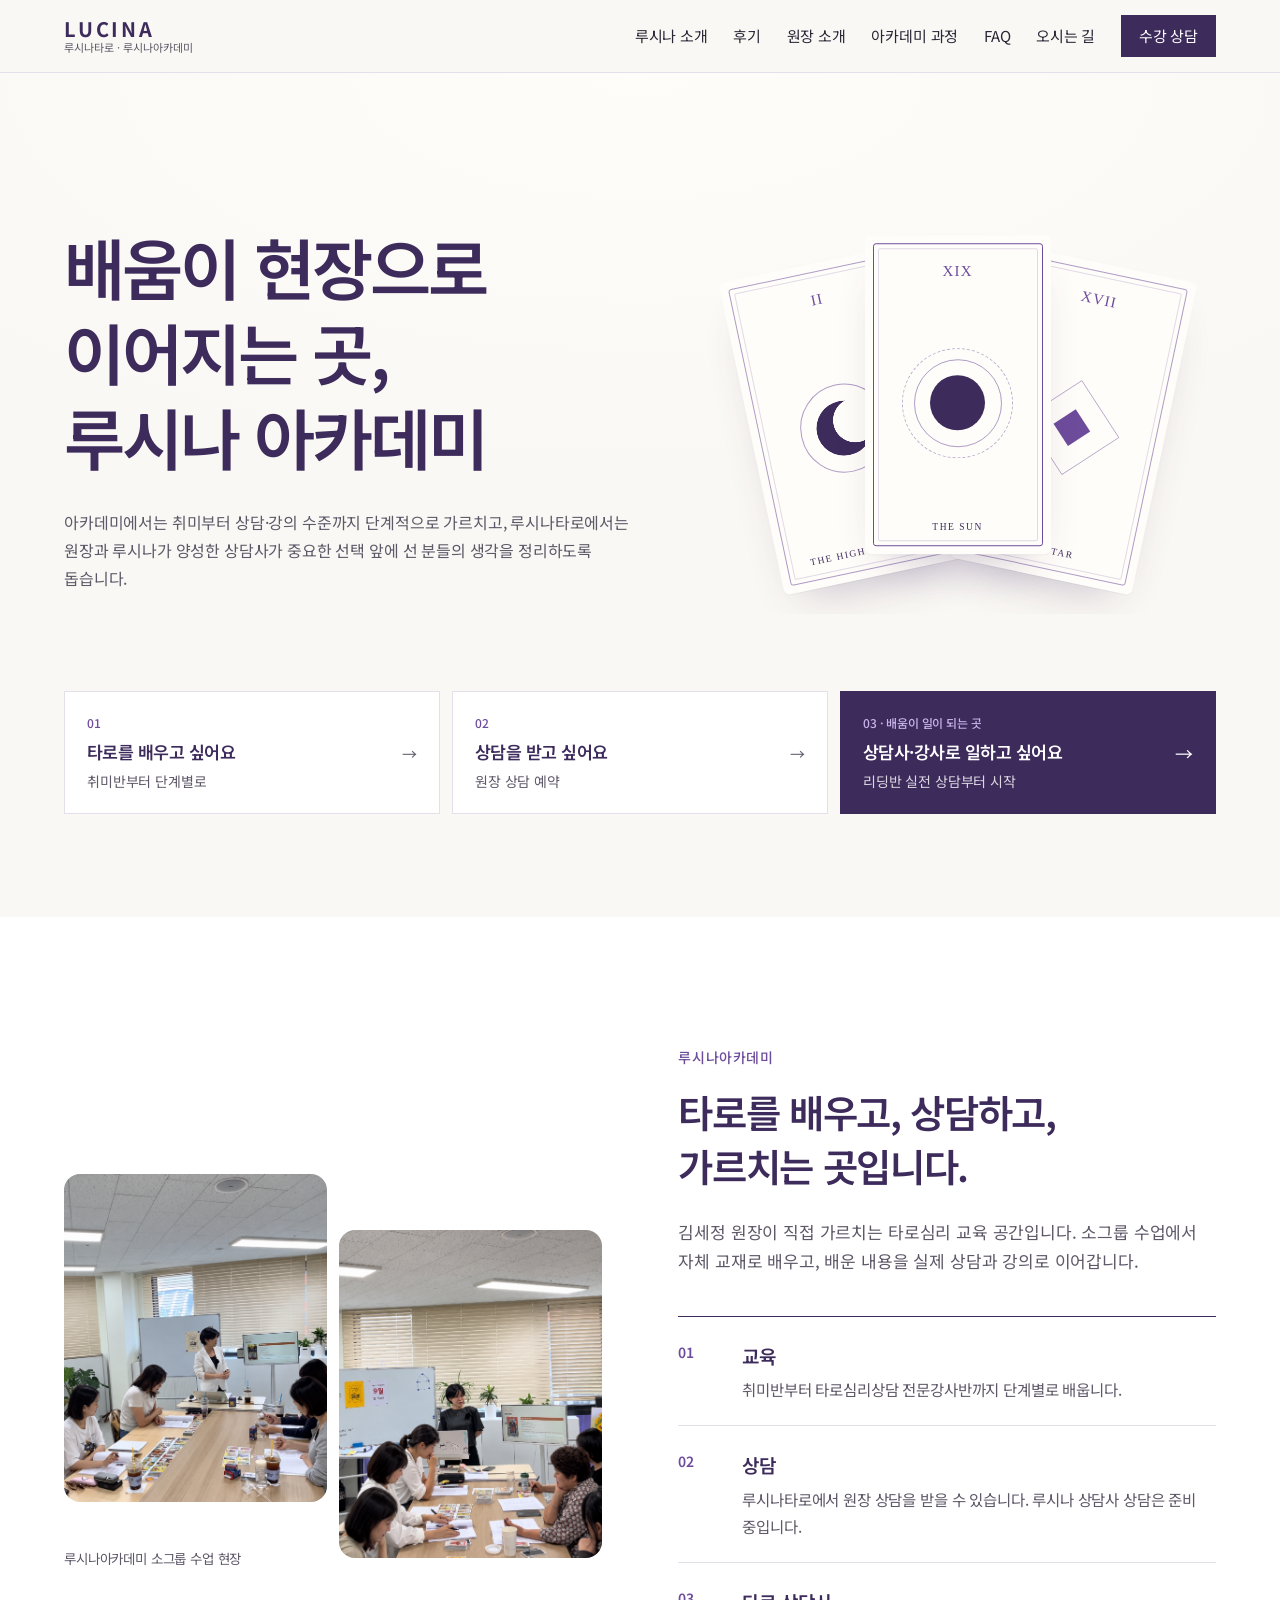
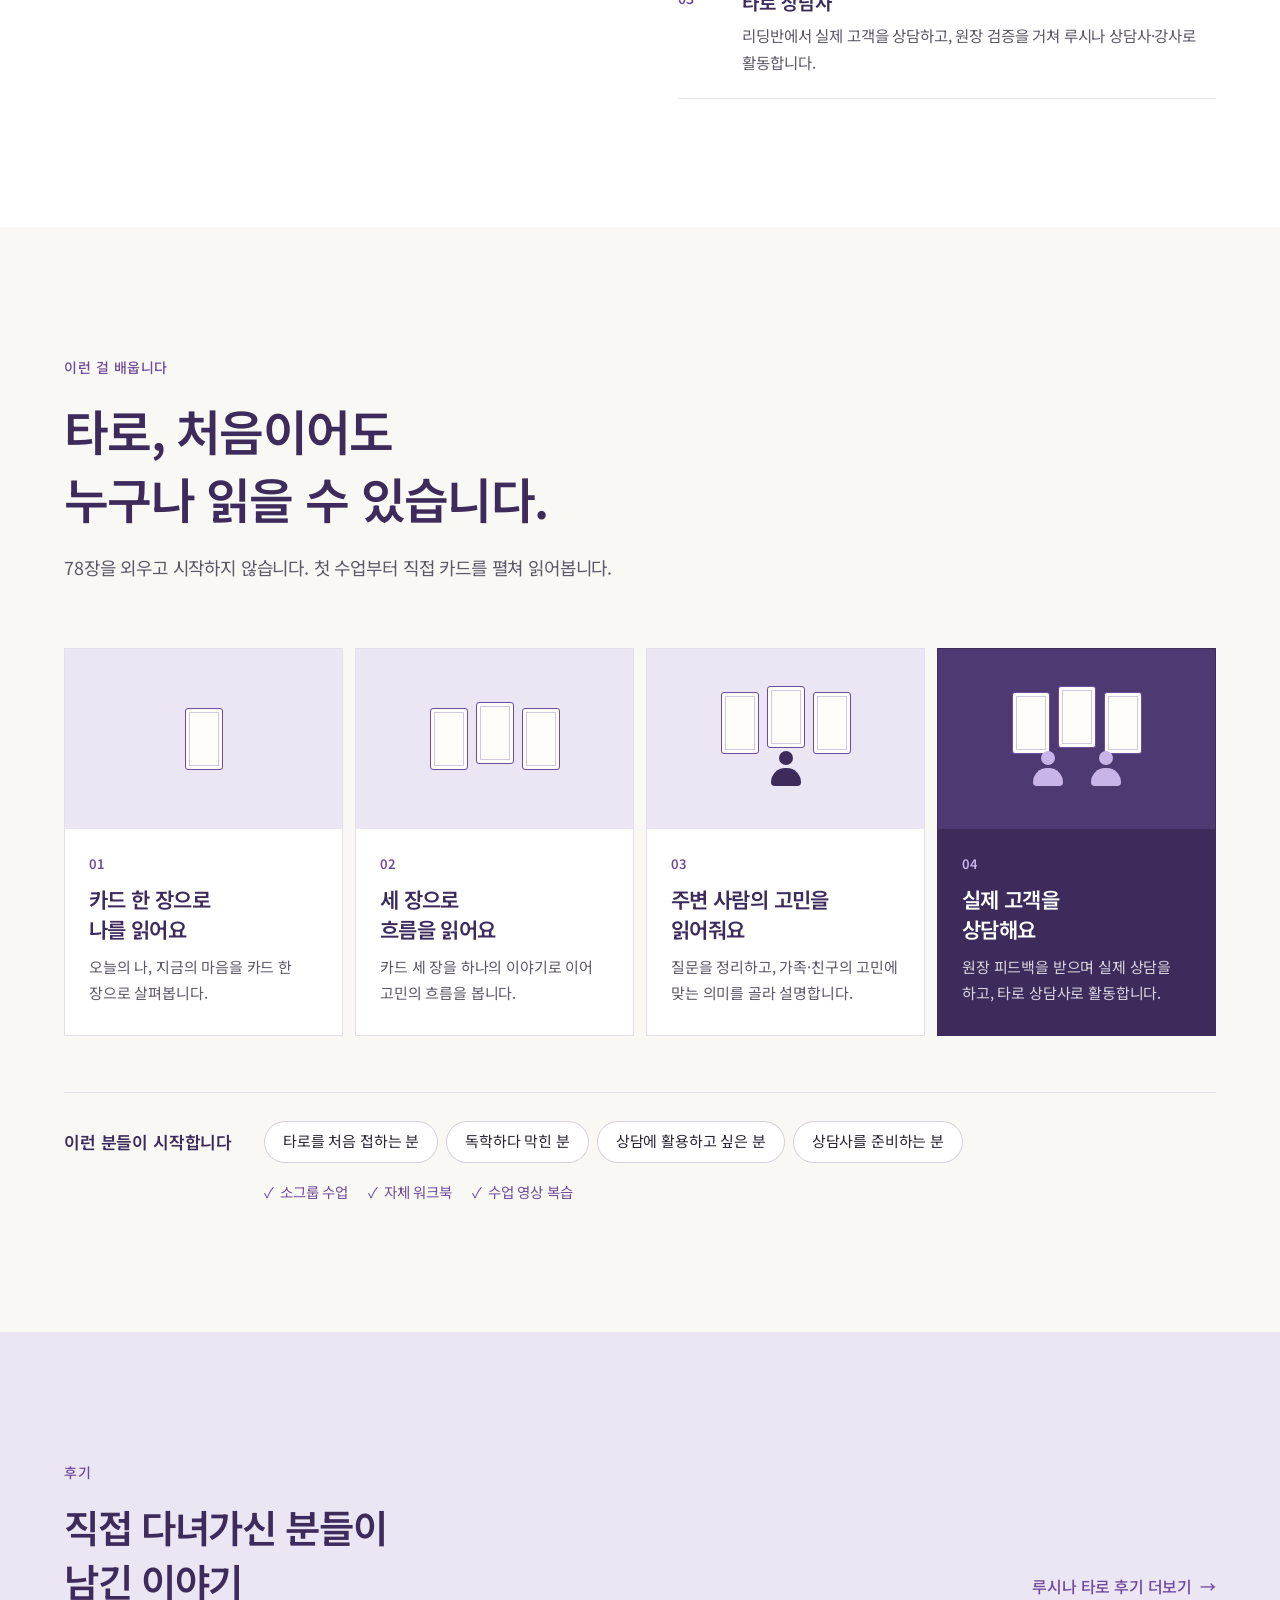
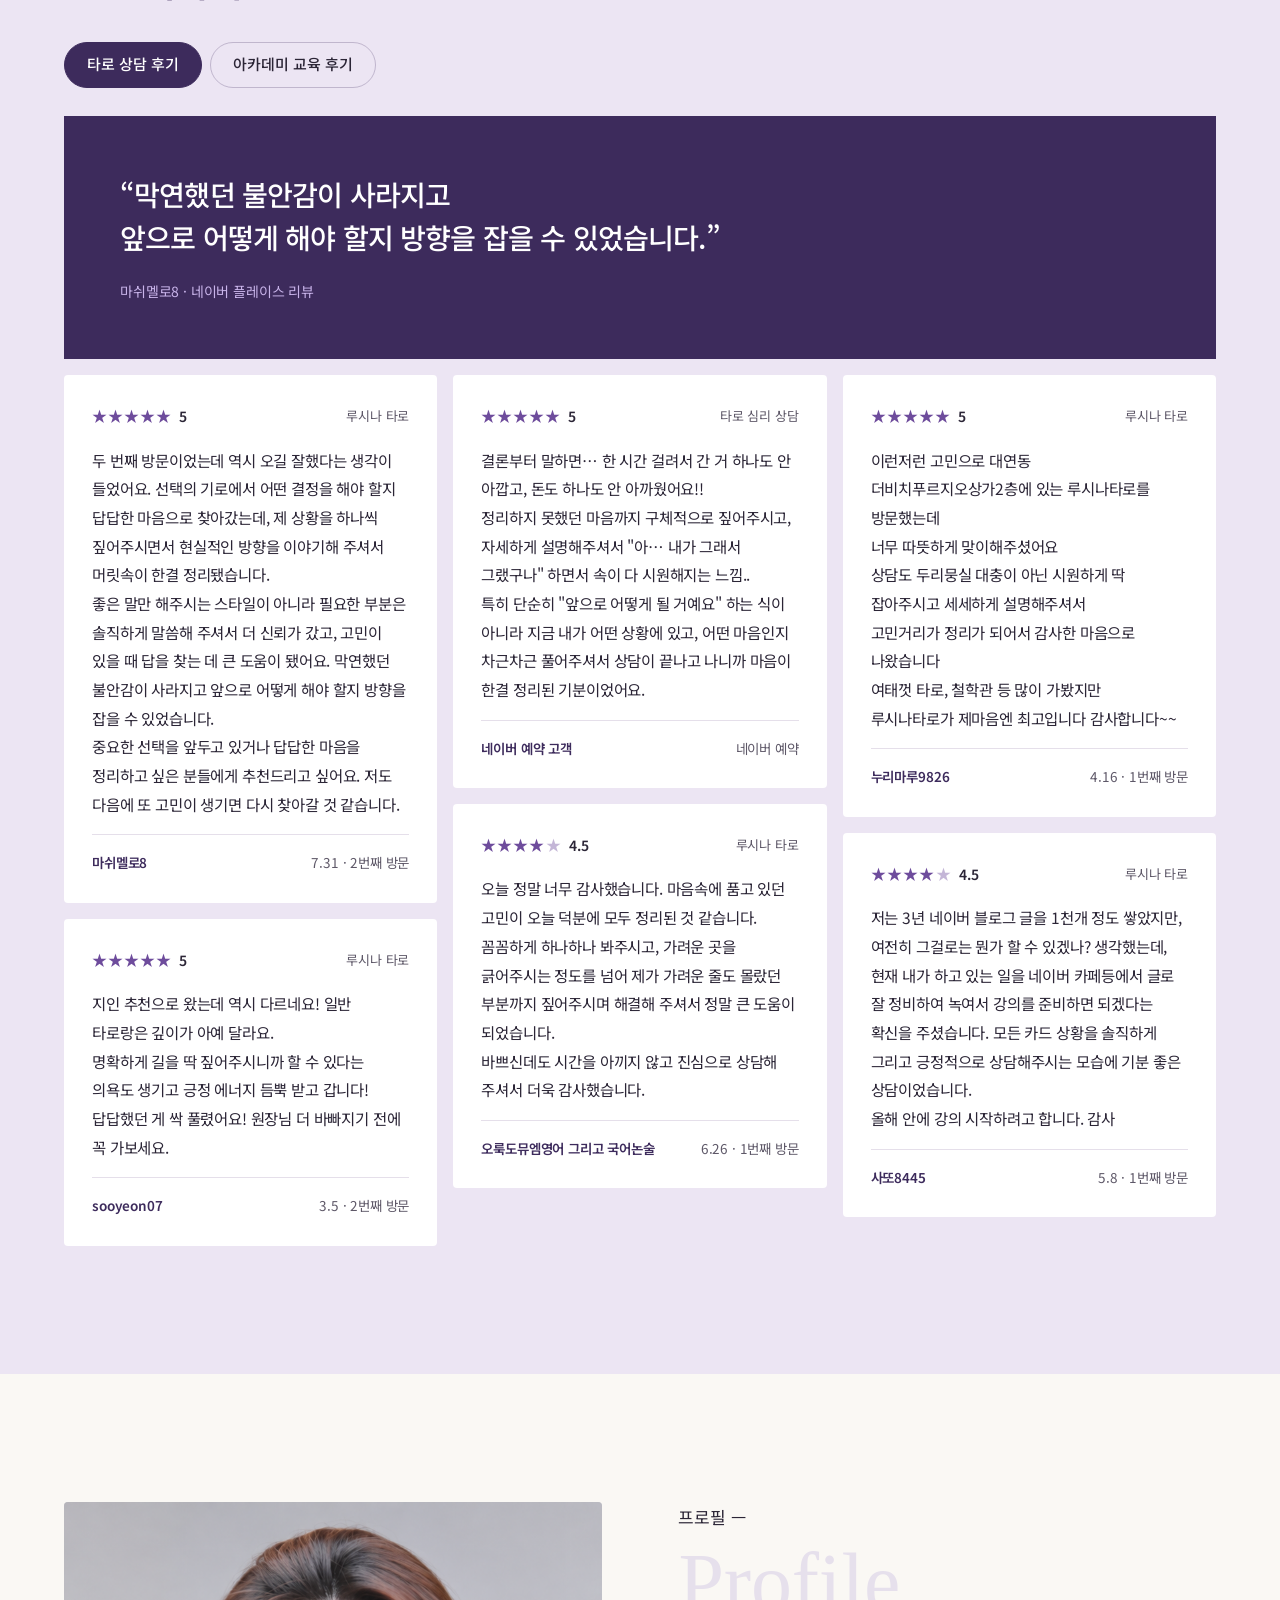
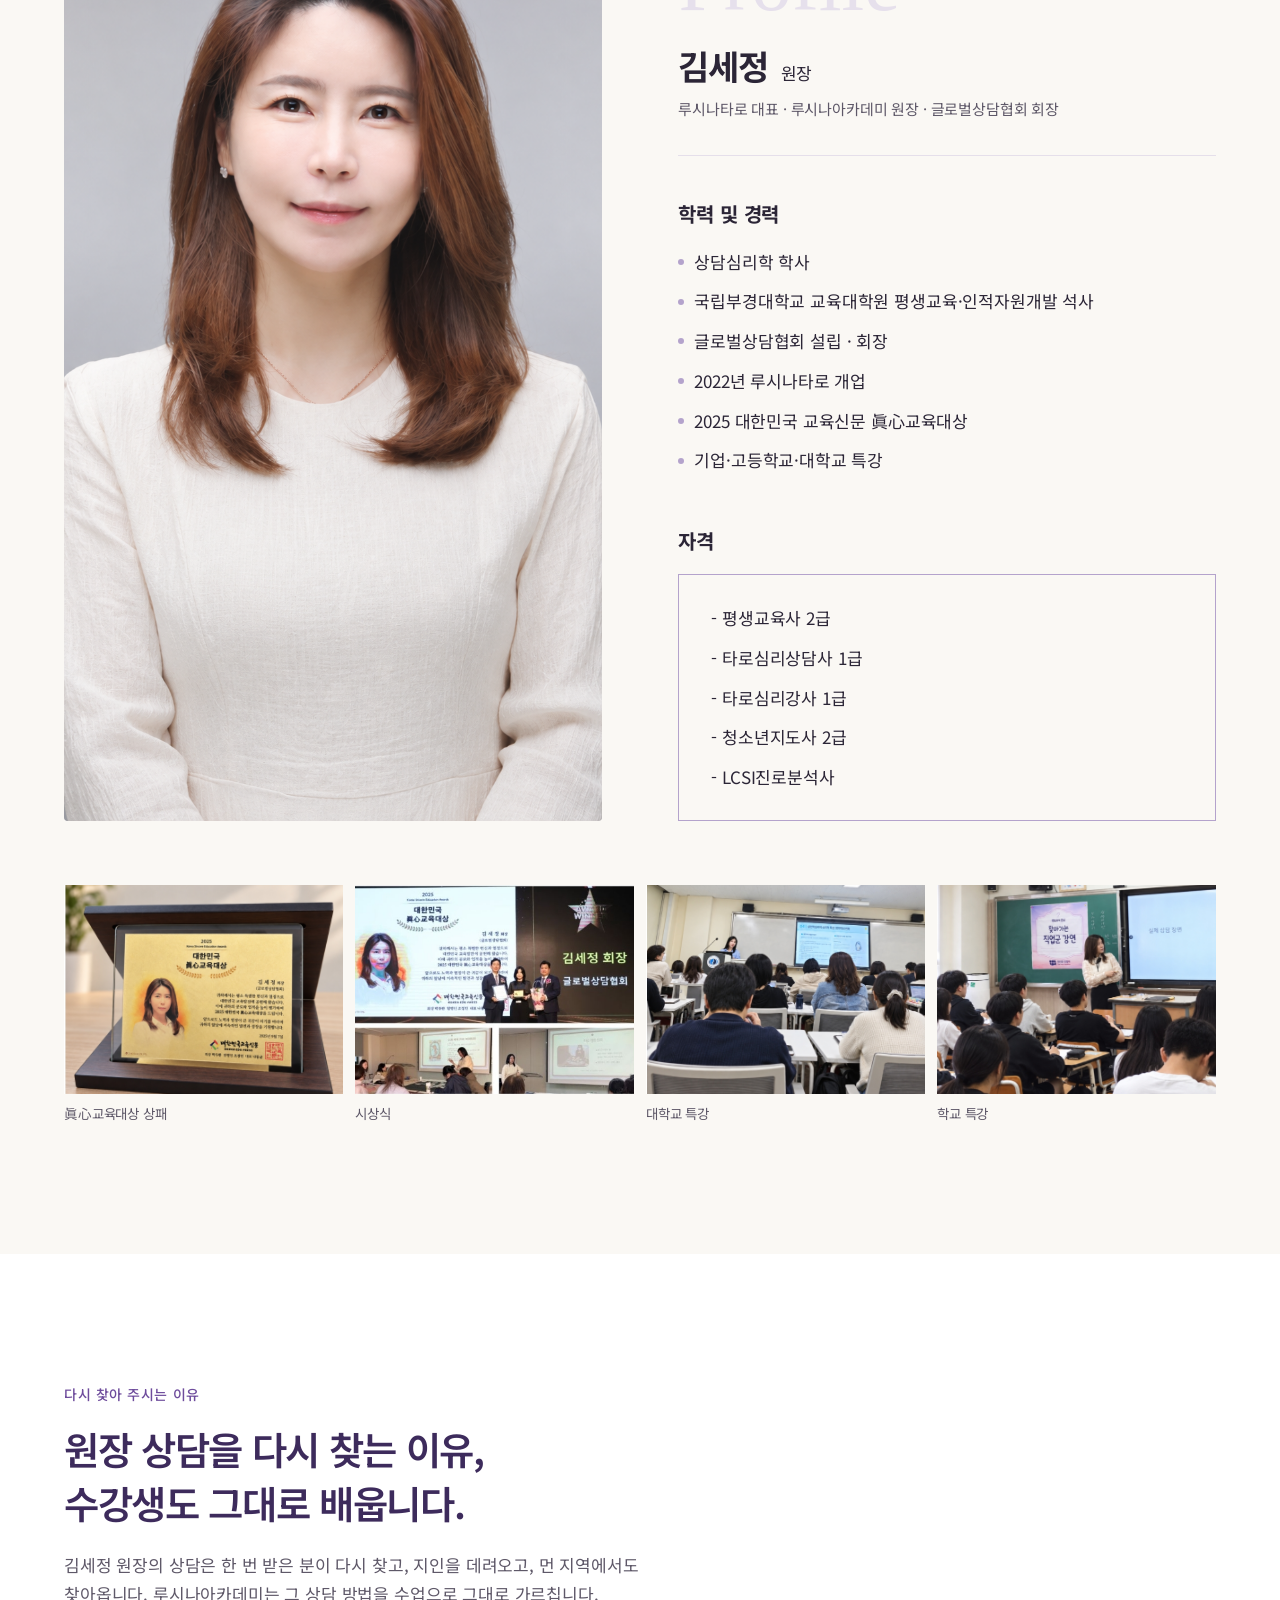
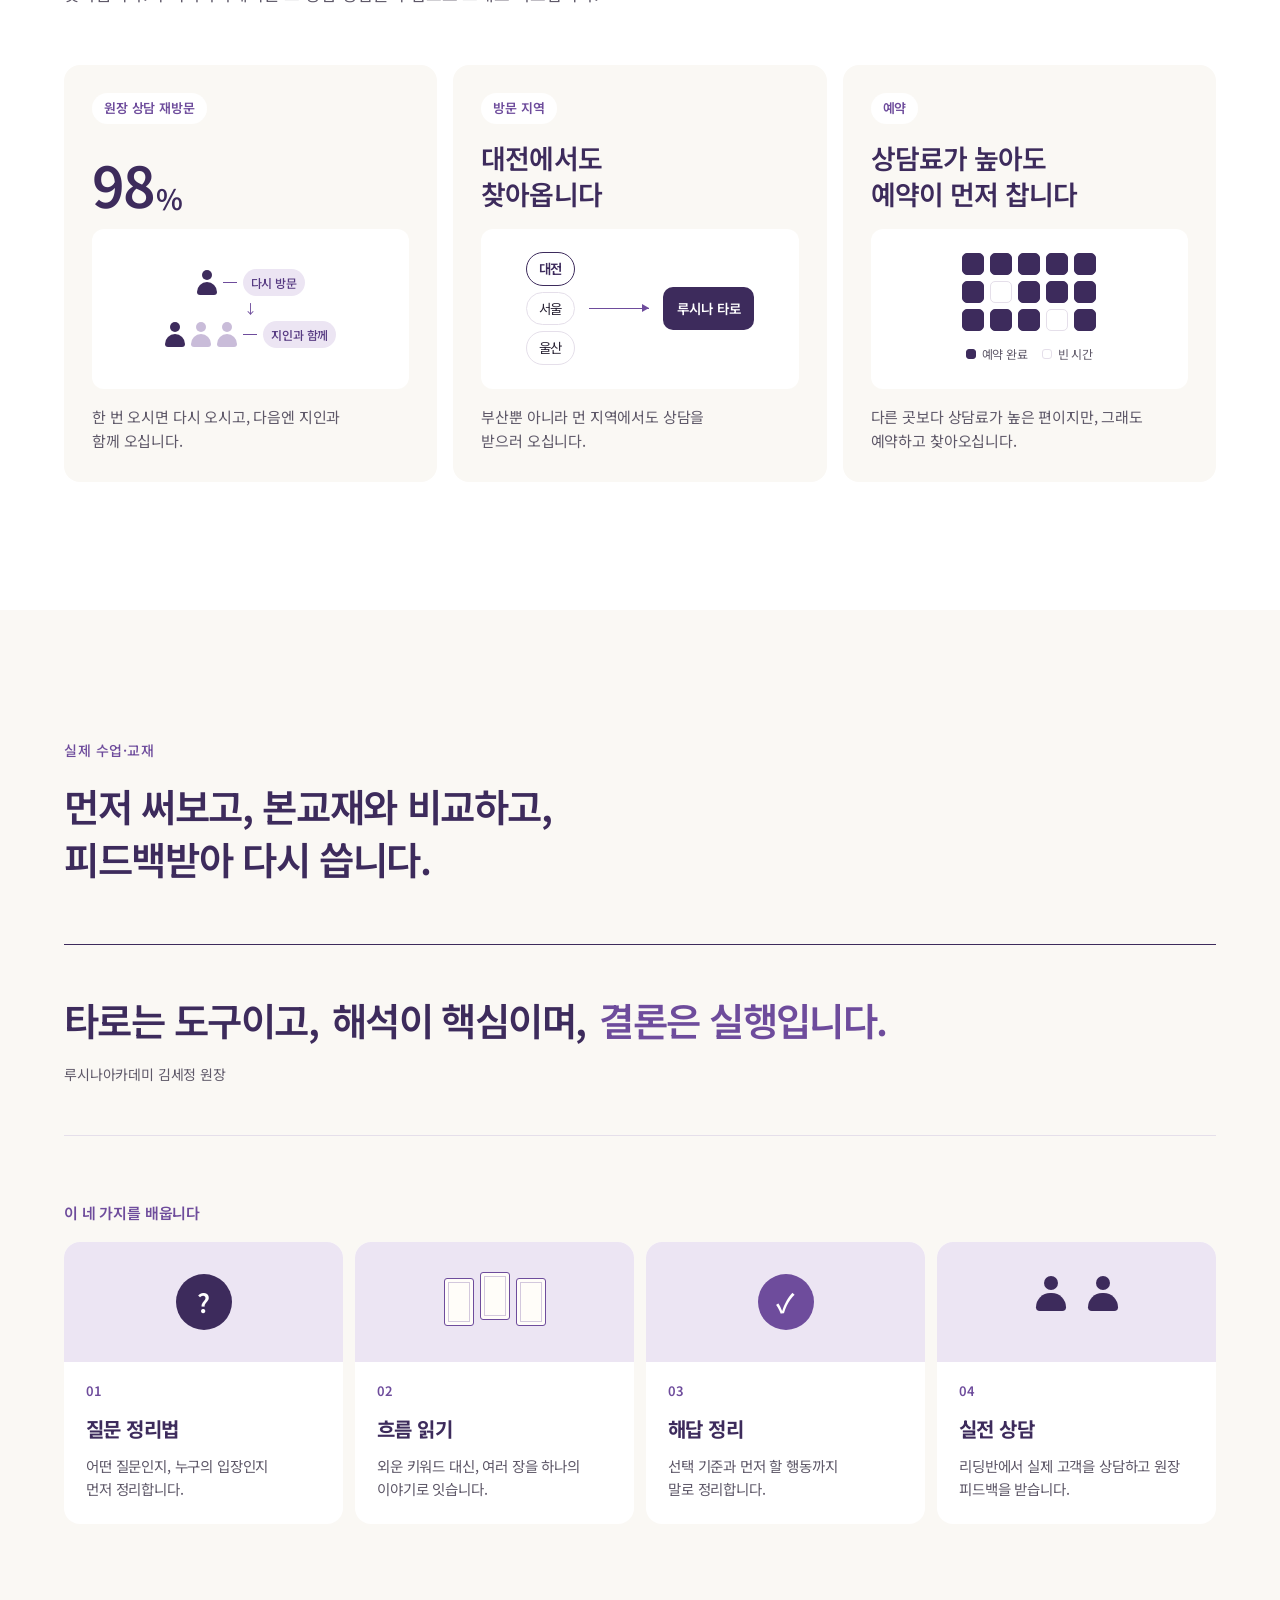
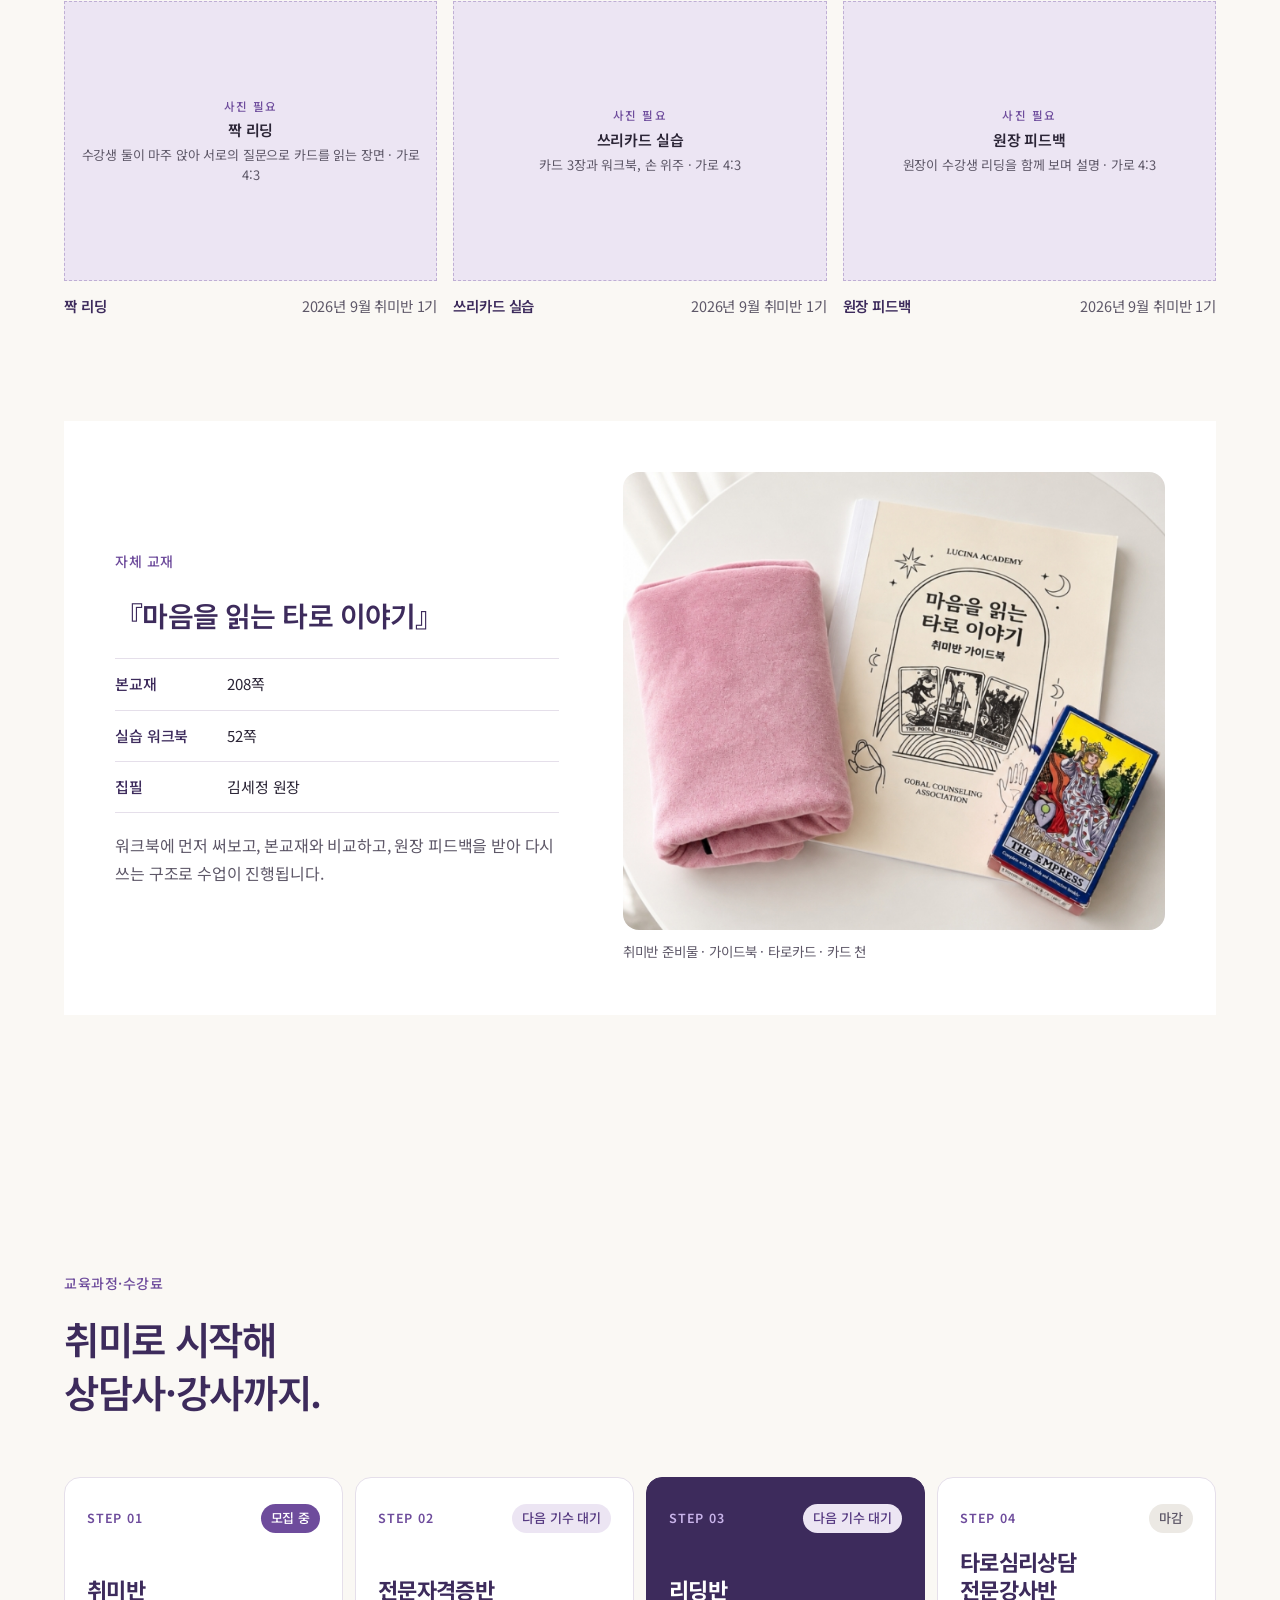
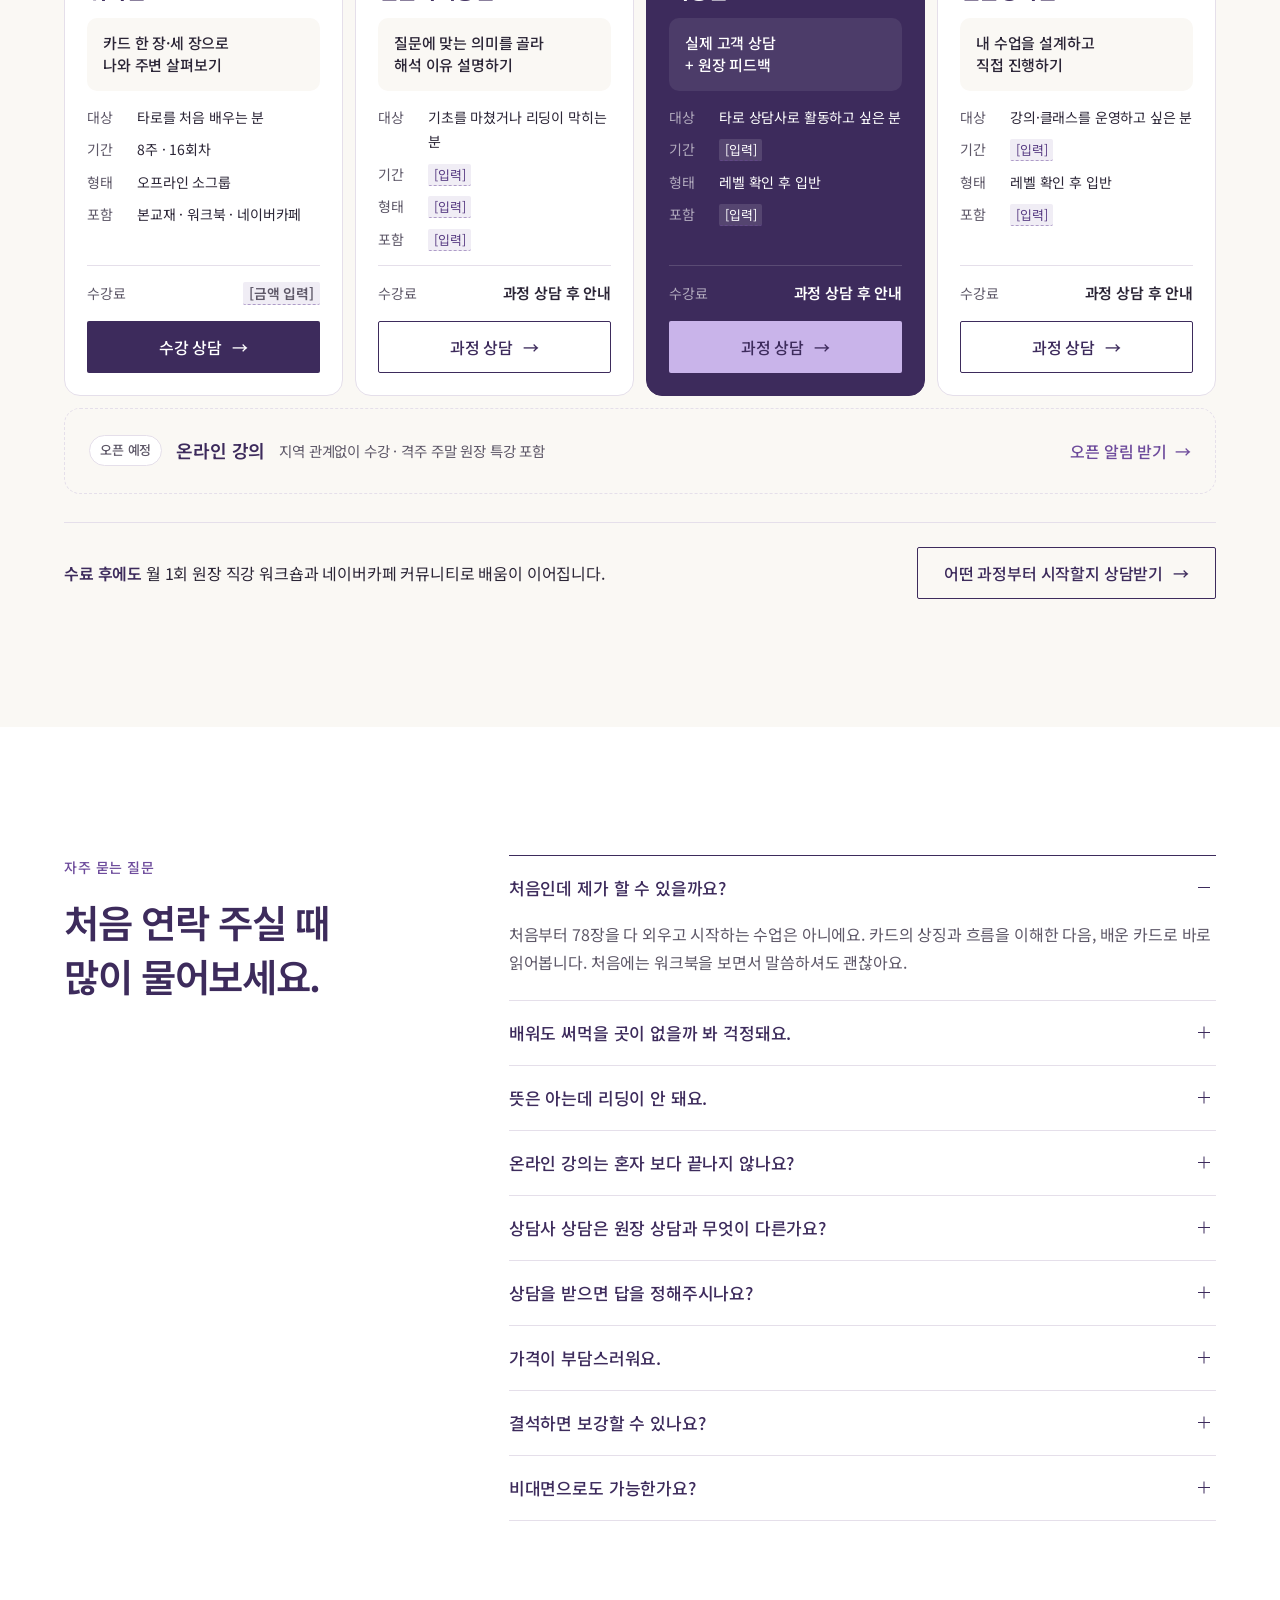
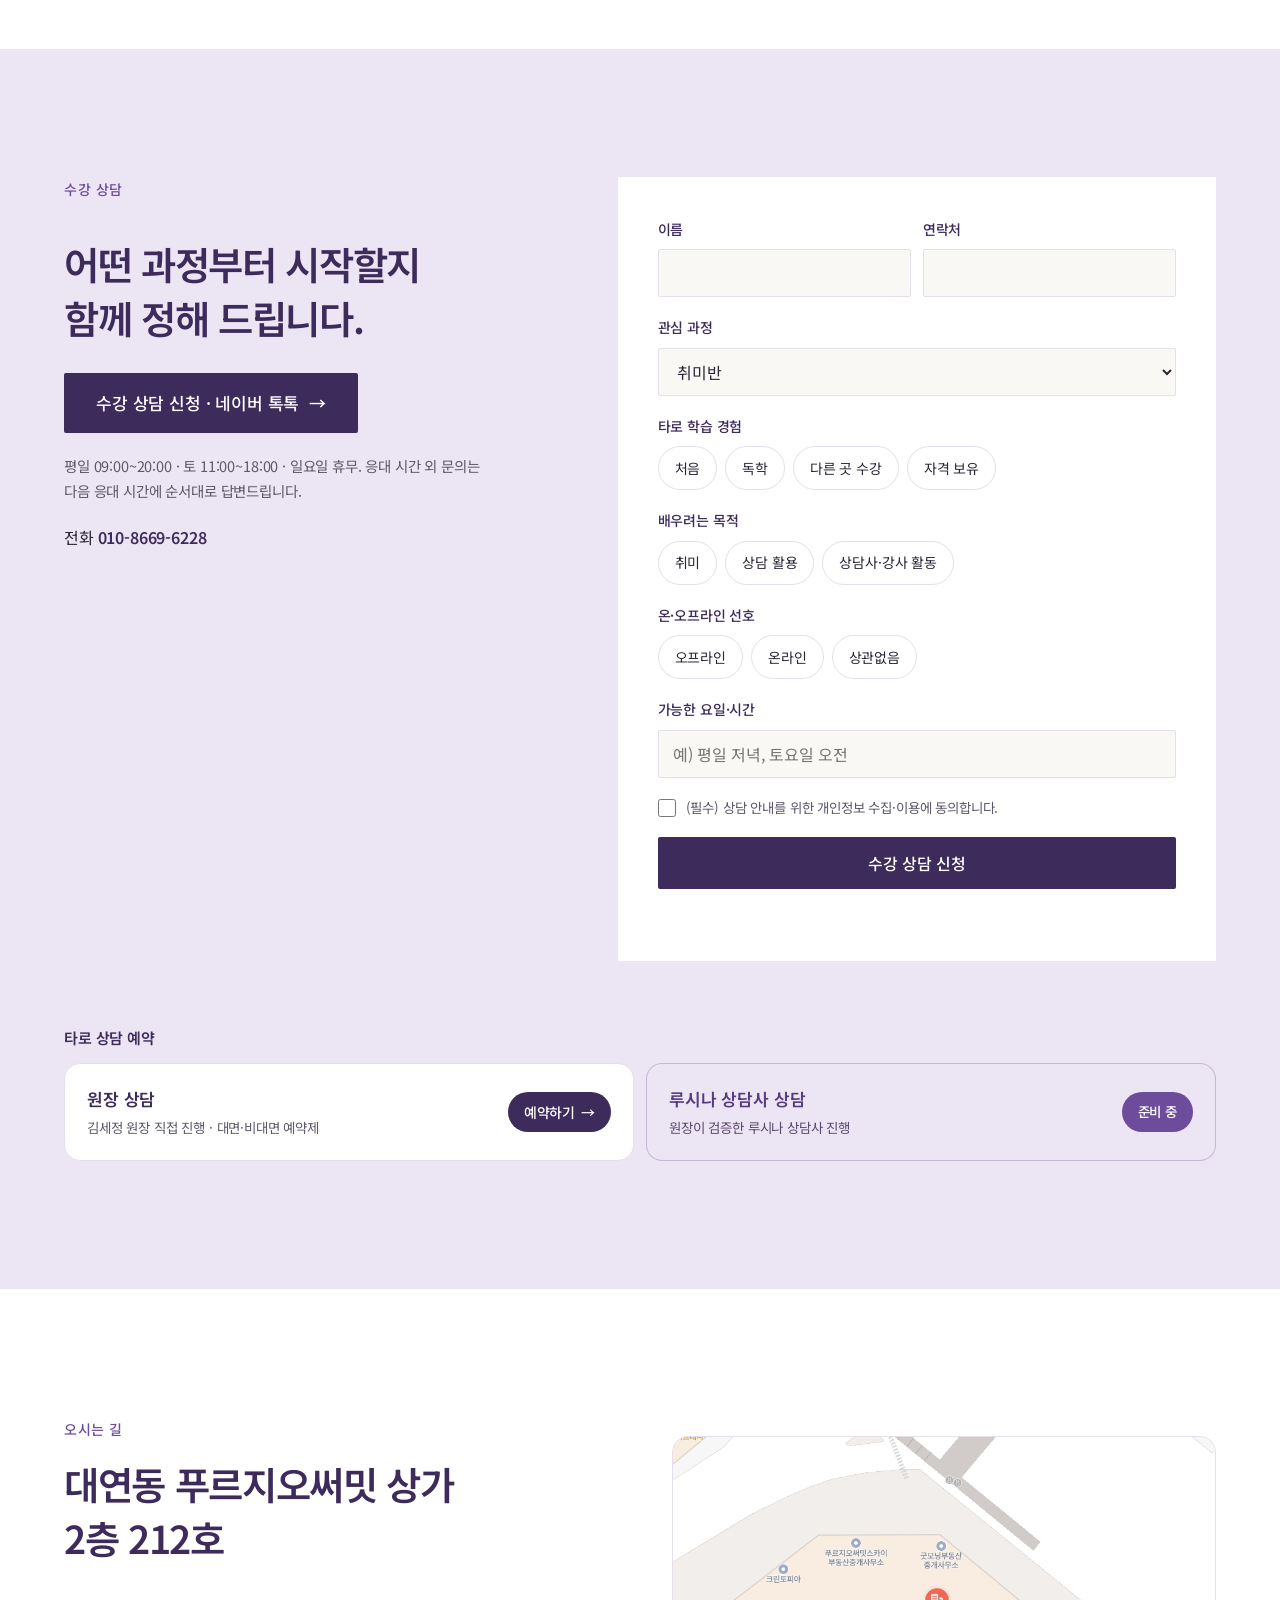
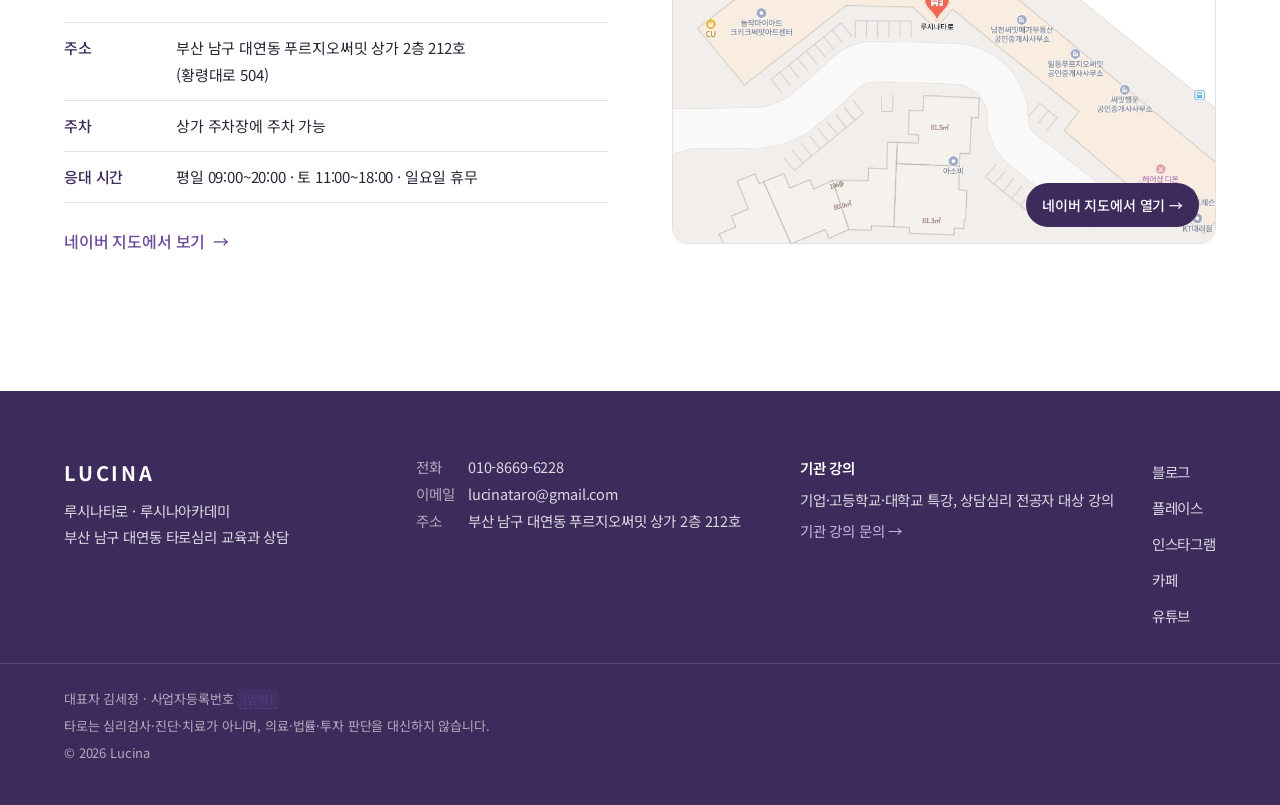
<file: index.html>
<!DOCTYPE html>
<html lang="ko"><head><meta charset="utf-8"><meta name="viewport" content="width=device-width, initial-scale=1">
<title>루시나아카데미 · 루시나타로</title>
<script>window.LUCINA_BASE='./';</script>
<style>body{margin:0;background:#FAF8F4}</style>
</head><body>
<div id="lucina-b-root"></div>
<script src="lucina-core.js"></script>
<script src="lucina-nav.js"></script>
<script src="lucina-hero.js"></script>
<script src="lucina-intro.js"></script>
<script src="lucina-learn.js"></script>
<script src="lucina-reviews.js"></script>
<script src="lucina-director.js"></script>
<script src="lucina-why.js"></script>
<script src="lucina-class.js"></script>
<script src="lucina-courses.js"></script>
<script src="lucina-faq.js"></script>
<script src="lucina-contact.js"></script>
<script src="lucina-visit.js"></script>
<script src="lucina-footer.js"></script>
</body></html>
</file>
